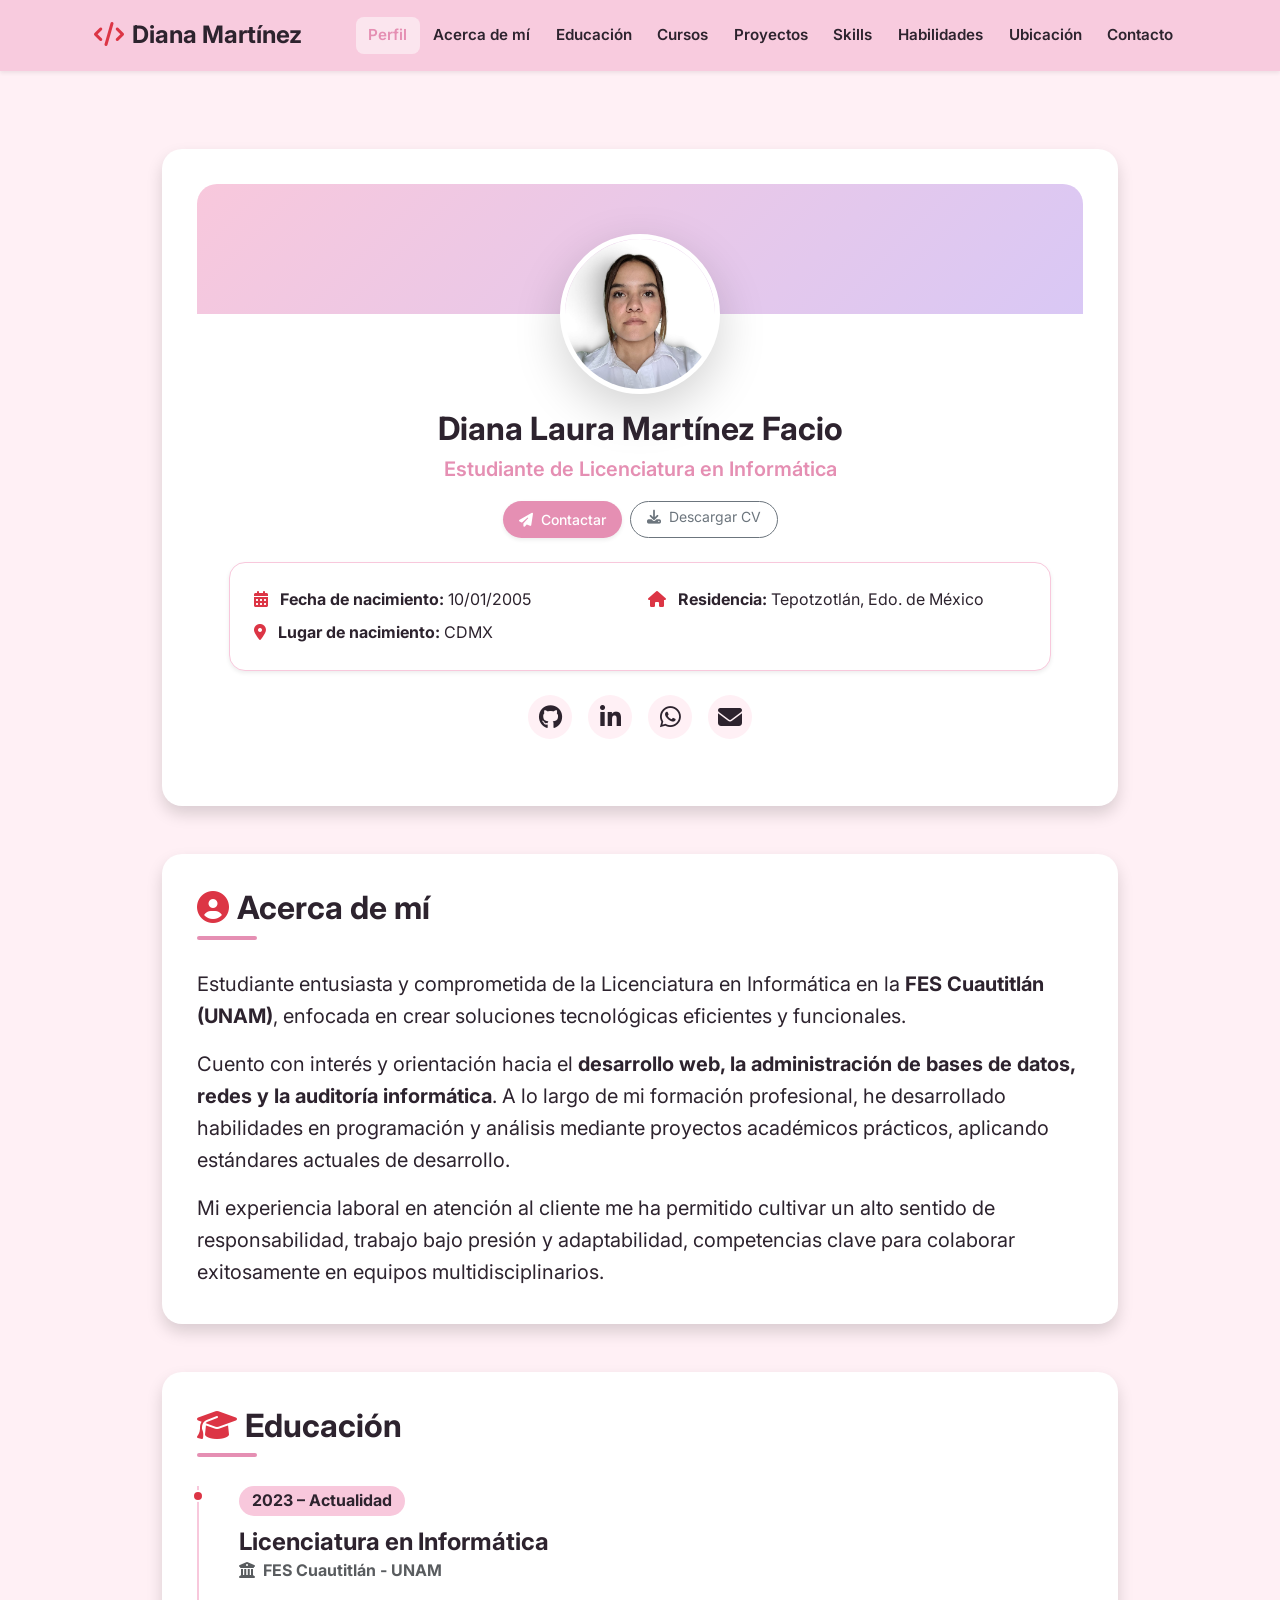
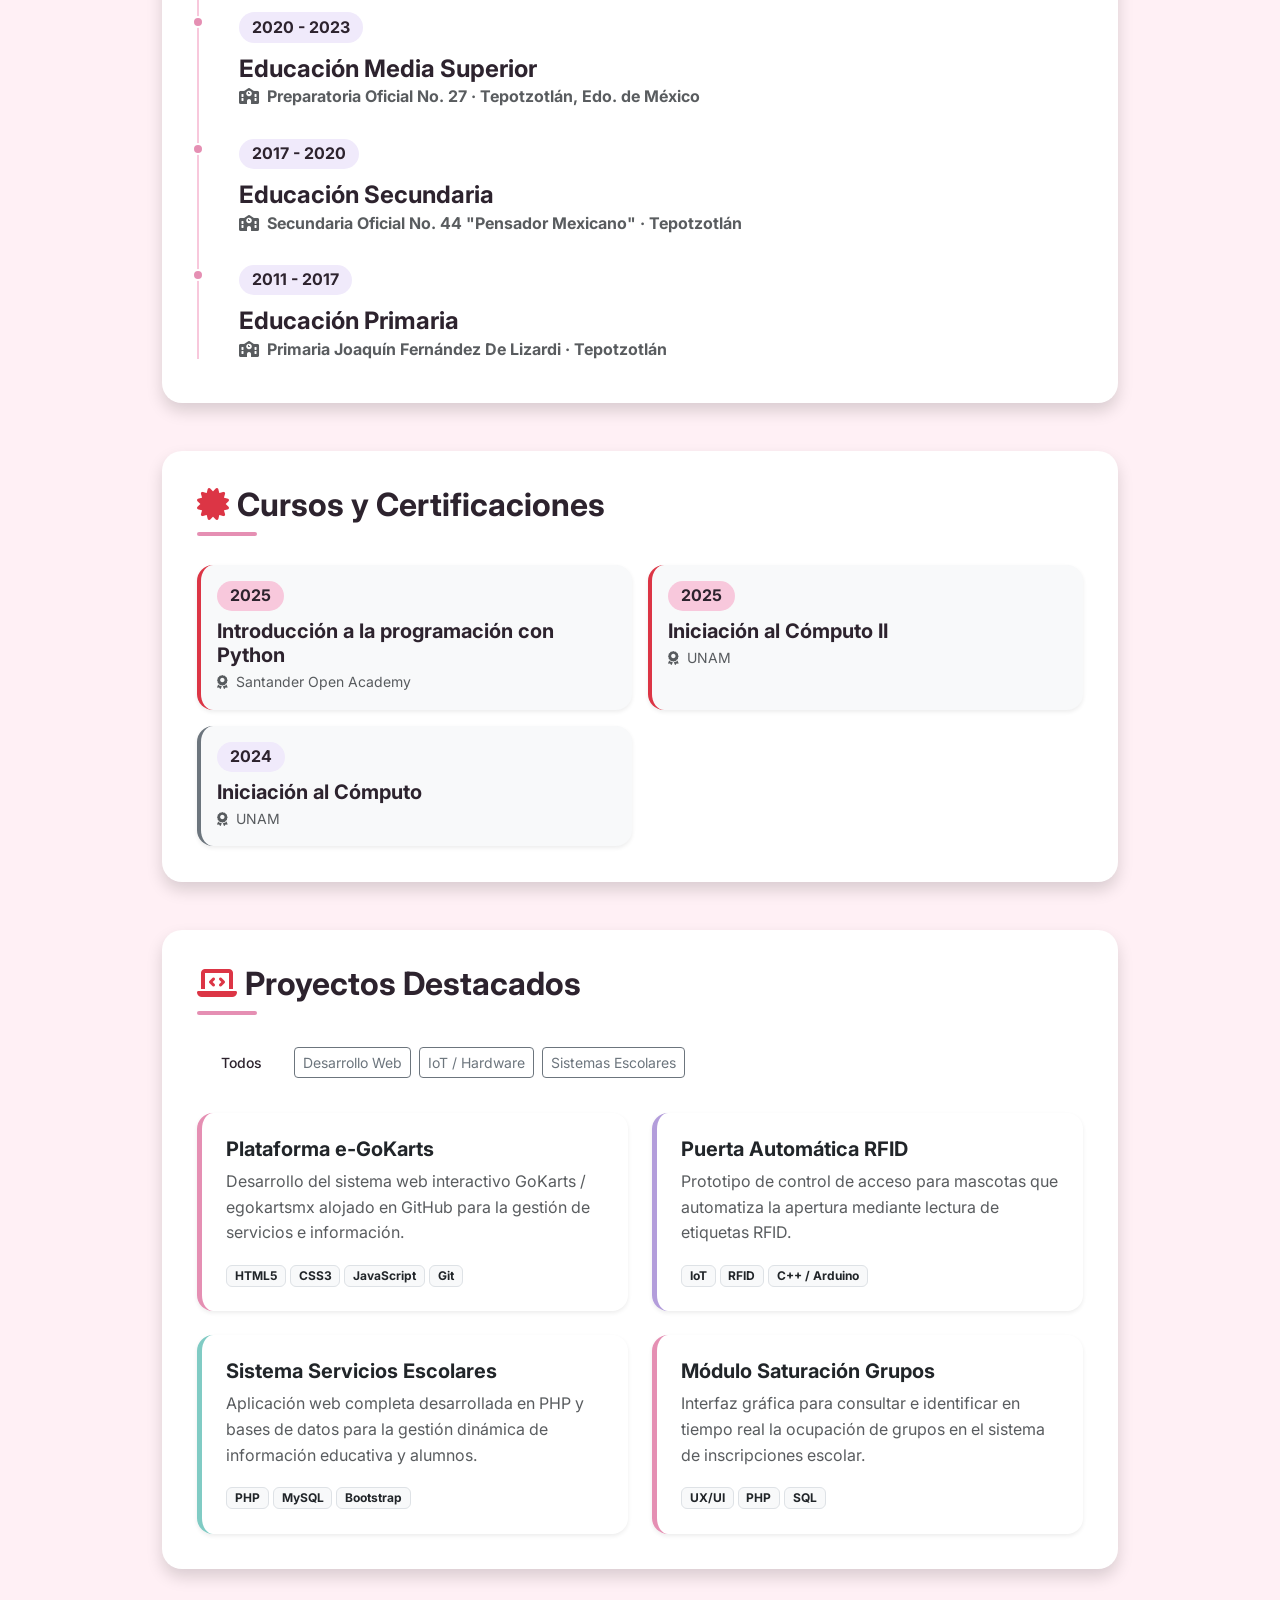
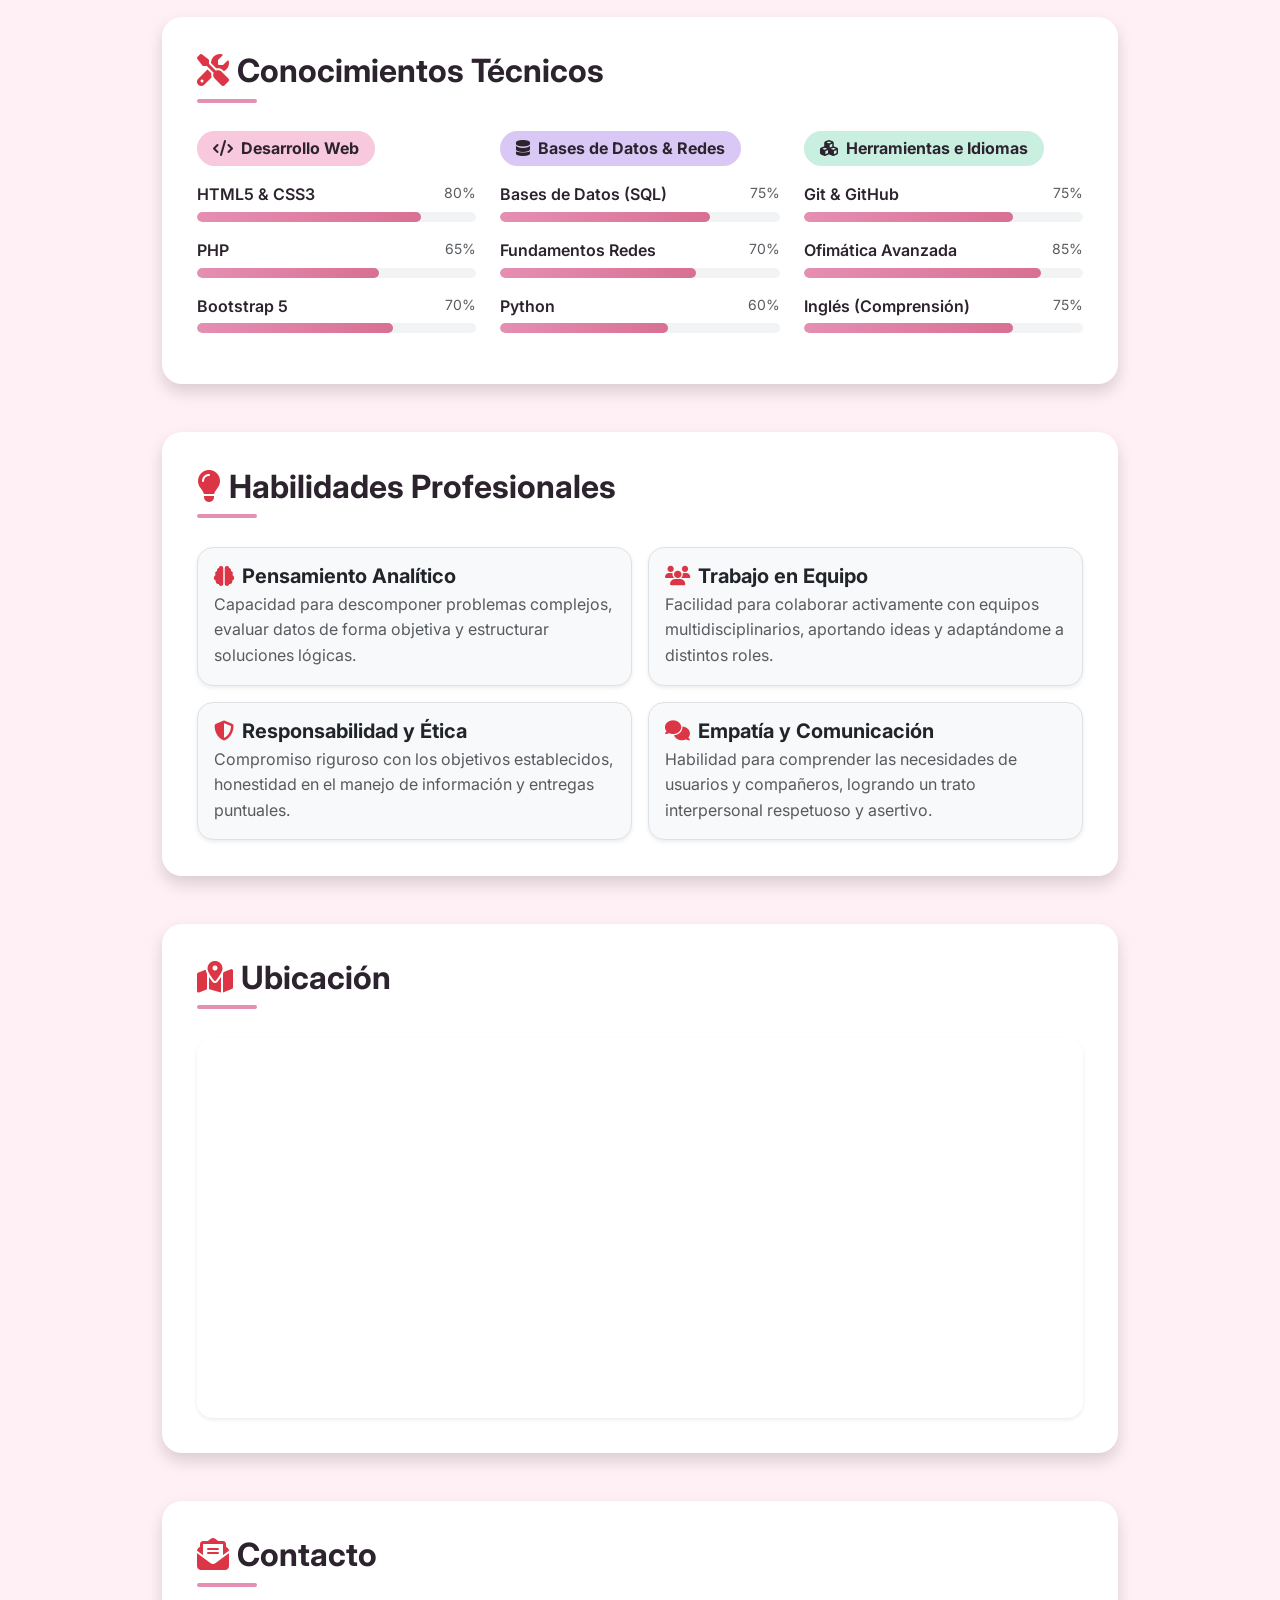
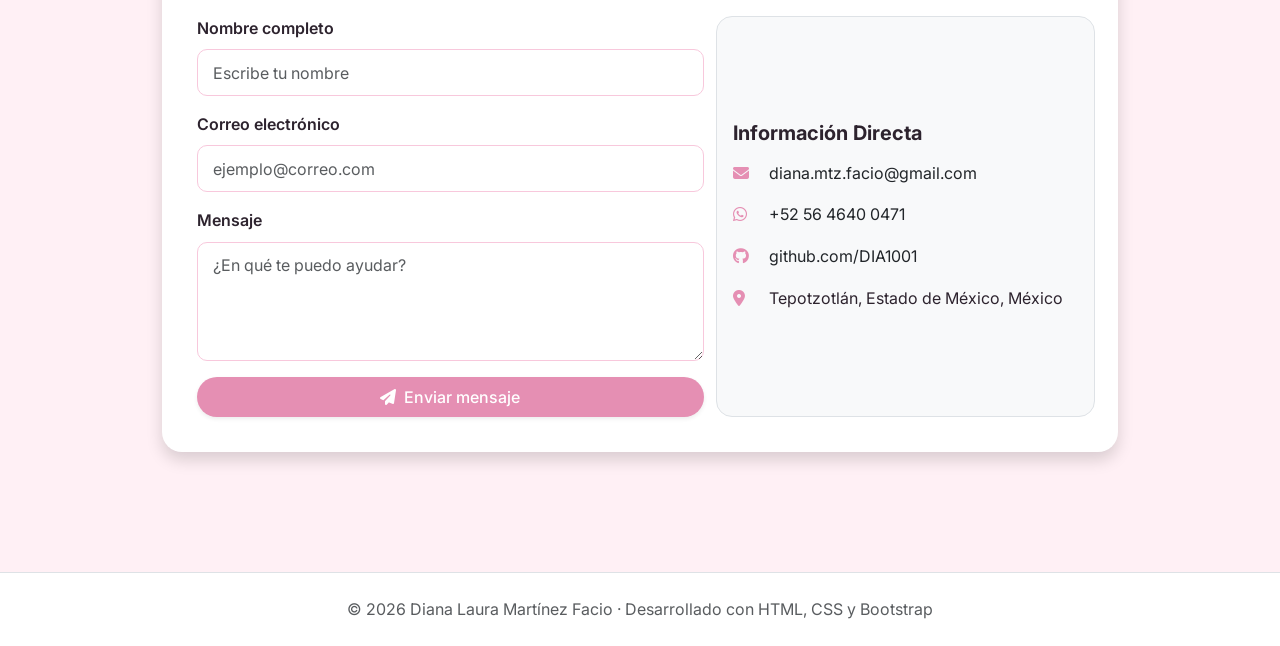
<file: index.html>
<!DOCTYPE html>
<html lang="es">
<head>
    <meta charset="utf-8">
    <meta name="viewport" content="width=device-width, initial-scale=1">
    <title>Diana Laura Martínez Facio - CV & Portafolio</title>
    
    <!-- Google Fonts: Inter -->
    <link rel="preconnect" href="https://fonts.googleapis.com">
    <link rel="preconnect" href="https://fonts.gstatic.com" crossorigin>
    <link href="https://fonts.googleapis.com/css2?family=Inter:wght@300;400;500;600;700&display=swap" rel="stylesheet">
    
    <!-- CSS Bootstrap 5 -->
    <link rel="stylesheet" href="https://cdn.jsdelivr.net/npm/bootstrap@5.3.3/dist/css/bootstrap.min.css">
    <!-- FontAwesome para Iconos -->
    <link rel="stylesheet" href="https://cdnjs.cloudflare.com/ajax/libs/font-awesome/6.4.0/css/all.min.css">
    
    <link rel="stylesheet" href="stilo.css">
</head>

<body data-bs-spy="scroll" data-bs-target="#navbar-cv" data-bs-offset="100" tabindex="0">

    <!-- NAVBAR DE NAVEGACIÓN -->
    <nav id="navbar-cv" class="navbar navbar-expand-lg fixed-top shadow-sm">
        <div class="container px-4">
            <a class="navbar-brand fw-bold fs-4" href="#perfil">
                <i class="fas fa-code text-danger me-2"></i>Diana Martínez
            </a>
            <button class="navbar-toggler" type="button" data-bs-toggle="collapse" data-bs-target="#menu" aria-controls="menu" aria-expanded="false" aria-label="Mostrar menú">
                <span class="navbar-toggler-icon"></span>
            </button>
            <div class="collapse navbar-collapse" id="menu">
                <ul class="navbar-nav ms-auto mb-2 mb-lg-0 fw-semibold">
                    <li class="nav-item"><a class="nav-link" href="#perfil">Perfil</a></li>
                    <li class="nav-item"><a class="nav-link" href="#acerca">Acerca de mí</a></li>
                    <li class="nav-item"><a class="nav-link" href="#educacion">Educación</a></li>
                    <li class="nav-item"><a class="nav-link" href="#cursos">Cursos</a></li>
                    <li class="nav-item"><a class="nav-link" href="#proyectos">Proyectos</a></li>
                    <li class="nav-item"><a class="nav-link" href="#skills">Skills</a></li>
                    <li class="nav-item"><a class="nav-link" href="#habilidades">Habilidades</a></li>
                    <li class="nav-item"><a class="nav-link" href="#croquis">Ubicación</a></li>
                    <li class="nav-item"><a class="nav-link" href="#contacto">Contacto</a></li>
                </ul>
            </div>
        </div>
    </nav>

    <main class="container py-5" style="max-width: 980px;">

        <!-- 1. SECCIÓN FOTO DE PERFIL Y DATOS PERSONALES -->
        <section id="perfil" class="mb-5 pt-3">
            <div class="seccion text-center shadow border-0">
                <div class="card-banner"></div>
                <div class="card-body-perfil">
                    <!-- Asegúrate de colocar tu imagen con el nombre PERFIL.jpeg en la misma carpeta -->
                    <img src="./PERFIL.jpeg" class="cardPerfileImg rounded-circle shadow-lg" alt="Foto de Diana Laura Martínez Facio">
                    <h2 class="card-title fw-bold mt-3 mb-1 fs-2">Diana Laura Martínez Facio</h2>
                    <p class="rol fw-semibold fs-5 mb-3">Estudiante de Licenciatura en Informática</p>

                    <div class="d-flex justify-content-center gap-2 mb-4">
                        <a href="mailto:diana.mtz.facio@gmail.com" class="btn btn-pastel btn-sm px-3 shadow-sm"><i class="fas fa-paper-plane me-1"></i> Contactar</a>
                        <a href="#" class="btn btn-outline-secondary btn-sm px-3 rounded-pill" onclick="alert('¡Aquí puedes enlazar la descarga de tu CV en PDF!')"><i class="fas fa-download me-1"></i> Descargar CV</a>
                    </div>
                    
                    <div class="datos-personales text-start mx-auto my-3 p-4 rounded-4 shadow-sm">
                        <div class="row g-3">
                            <div class="col-12 col-md-6">
                                <p class="mb-2 fs-6"><i class="fas fa-calendar-alt me-2 text-danger"></i> <strong>Fecha de nacimiento:</strong> 10/01/2005</p>
                                <p class="mb-0 fs-6"><i class="fas fa-map-marker-alt me-2 text-danger"></i> <strong>Lugar de nacimiento:</strong> CDMX</p>
                            </div>
                            <div class="col-12 col-md-6">
                                <p class="mb-0 fs-6"><i class="fas fa-home me-2 text-danger"></i> <strong>Residencia:</strong> Tepotzotlán, Edo. de México</p>
                            </div>
                        </div>
                    </div>

                    <div class="social mt-4">
                        <a target="_blank" rel="noopener noreferrer" href="https://github.com/DIA1001" title="GitHub"><i class="fab fa-github fs-4"></i></a>
                        <a target="_blank" rel="noopener noreferrer" href="https://linkedin.com" title="LinkedIn"><i class="fab fa-linkedin-in fs-4"></i></a>
                        <a target="_blank" rel="noopener noreferrer" href="https://wa.me/525646400471" title="WhatsApp"><i class="fab fa-whatsapp fs-4"></i></a>
                        <a href="mailto:diana.mtz.facio@gmail.com" title="Correo"><i class="fas fa-envelope fs-4"></i></a>
                    </div>
                </div>
            </div>
        </section>

        <!-- 2. SECCIÓN ACERCA DE MÍ -->
        <section id="acerca" class="mb-5">
            <div class="seccion shadow border-0">
                <h2 class="fw-bold fs-2"><i class="fas fa-user-circle me-2 text-danger"></i>Acerca de mí</h2>
                <hr class="linea-titulo">
                <p class="fs-5 mb-3">
                    Estudiante entusiasta y comprometida de la Licenciatura en Informática en la <strong>FES Cuautitlán (UNAM)</strong>, enfocada en crear soluciones tecnológicas eficientes y funcionales.
                </p>
                <p class="fs-5 mb-3">
                    Cuento con interés y orientación hacia el <strong>desarrollo web, la administración de bases de datos, redes y la auditoría informática</strong>. A lo largo de mi formación profesional, he desarrollado habilidades en programación y análisis mediante proyectos académicos prácticos, aplicando estándares actuales de desarrollo.
                </p>
                <p class="fs-5 mb-0">
                    Mi experiencia laboral en atención al cliente me ha permitido cultivar un alto sentido de responsabilidad, trabajo bajo presión y adaptabilidad, competencias clave para colaborar exitosamente en equipos multidisciplinarios.
                </p>
            </div>
        </section>

        <!-- 3. SECCIÓN EDUCACIÓN -->
        <section id="educacion" class="mb-5">
            <div class="seccion shadow border-0">
                <h2 class="fw-bold fs-2"><i class="fas fa-graduation-cap me-2 text-danger"></i>Educación</h2>
                <hr class="linea-titulo">
                
                <div class="timeline">
                    <div class="timeline-item pb-4">
                        <div class="timeline-dot bg-danger"></div>
                        <span class="date activo fs-6 fw-bold mb-2">2023 – Actualidad</span>
                        <h4 class="fw-bold mb-1 mt-1">Licenciatura en Informática</h4>
                        <h5 class="company text-muted fs-6"><i class="fas fa-university me-1"></i> FES Cuautitlán - UNAM</h5>
                    </div>
                    <div class="timeline-item pb-4">
                        <div class="timeline-dot"></div>
                        <span class="date fs-6 fw-bold mb-2">2020 - 2023</span>
                        <h4 class="fw-bold mb-1 mt-1">Educación Media Superior</h4>
                        <h5 class="company text-muted fs-6"><i class="fas fa-school me-1"></i> Preparatoria Oficial No. 27 · Tepotzotlán, Edo. de México</h5>
                    </div>
                    <div class="timeline-item pb-4">
                        <div class="timeline-dot"></div>
                        <span class="date fs-6 fw-bold mb-2">2017 - 2020</span>
                        <h4 class="fw-bold mb-1 mt-1">Educación Secundaria</h4>
                        <h5 class="company text-muted fs-6"><i class="fas fa-school me-1"></i> Secundaria Oficial No. 44 "Pensador Mexicano" · Tepotzotlán</h5>
                    </div>
                    <div class="timeline-item">
                        <div class="timeline-dot"></div>
                        <span class="date fs-6 fw-bold mb-2">2011 - 2017</span>
                        <h4 class="fw-bold mb-1 mt-1">Educación Primaria</h4>
                        <h5 class="company text-muted fs-6"><i class="fas fa-school me-1"></i> Primaria Joaquín Fernández De Lizardi · Tepotzotlán</h5>
                    </div>
                </div>
            </div>
        </section>

        <!-- 4. SECCIÓN CURSOS -->
        <section id="cursos" class="mb-5">
            <div class="seccion shadow border-0">
                <h2 class="fw-bold fs-2"><i class="fas fa-certificate me-2 text-danger"></i>Cursos y Certificaciones</h2>
                <hr class="linea-titulo">
                <div class="row g-3">
                    <div class="col-12 col-md-6">
                        <div class="item p-3 rounded-4 bg-light border-start border-4 border-danger h-100 shadow-sm">
                            <span class="date activo fs-6 fw-bold">2025</span>
                            <h5 class="fw-bold mb-1 mt-2">Introducción a la programación con Python</h5>
                            <p class="company text-muted mb-0 small"><i class="fas fa-award me-1"></i> Santander Open Academy</p>
                        </div>
                    </div>
                    <div class="col-12 col-md-6">
                        <div class="item p-3 rounded-4 bg-light border-start border-4 border-danger h-100 shadow-sm">
                            <span class="date activo fs-6 fw-bold">2025</span>
                            <h5 class="fw-bold mb-1 mt-2">Iniciación al Cómputo II</h5>
                            <p class="company text-muted mb-0 small"><i class="fas fa-award me-1"></i> UNAM</p>
                        </div>
                    </div>
                    <div class="col-12 col-md-6">
                        <div class="item p-3 rounded-4 bg-light border-start border-4 border-secondary h-100 shadow-sm">
                            <span class="date fs-6 fw-bold">2024</span>
                            <h5 class="fw-bold mb-1 mt-2">Iniciación al Cómputo</h5>
                            <p class="company text-muted mb-0 small"><i class="fas fa-award me-1"></i> UNAM</p>
                        </div>
                    </div>
                </div>
            </div>
        </section>

        <!-- 5. SECCIÓN PROYECTOS CON FILTROS -->
        <section id="proyectos" class="mb-5">
            <div class="seccion shadow border-0">
                <div class="d-flex flex-column flex-md-row justify-content-between align-items-md-center mb-2">
                    <h2 class="fw-bold fs-2 mb-0"><i class="fas fa-laptop-code me-2 text-danger"></i>Proyectos Destacados</h2>
                </div>
                <hr class="linea-titulo">

                <!-- Botones Filtro de Proyectos -->
                <div class="mb-4 text-center text-md-start">
                    <button class="btn btn-sm btn-pastel filter-btn active me-1 mb-2" data-filter="all">Todos</button>
                    <button class="btn btn-sm btn-outline-secondary filter-btn me-1 mb-2" data-filter="web">Desarrollo Web</button>
                    <button class="btn btn-sm btn-outline-secondary filter-btn me-1 mb-2" data-filter="hardware">IoT / Hardware</button>
                    <button class="btn btn-sm btn-outline-secondary filter-btn mb-2" data-filter="sistemas">Sistemas Escolares</button>
                </div>

                <div class="row g-4" id="projects-container">
                    <div class="col-12 col-md-6 project-card" data-category="web">
                        <div class="proyecto p-4 h-100 rounded-4 shadow-sm border-start border-5 border-rosa">
                            <h4 class="fw-bold text-dark fs-5">Plataforma e-GoKarts</h4>
                            <p class="fs-6 text-muted mb-3">Desarrollo del sistema web interactivo GoKarts / egokartsmx alojado en GitHub para la gestión de servicios e información.</p>
                            <div class="tech-badges">
                                <span class="badge bg-light text-dark border">HTML5</span>
                                <span class="badge bg-light text-dark border">CSS3</span>
                                <span class="badge bg-light text-dark border">JavaScript</span>
                                <span class="badge bg-light text-dark border">Git</span>
                            </div>
                        </div>
                    </div>
                    <div class="col-12 col-md-6 project-card" data-category="hardware">
                        <div class="proyecto p-4 h-100 rounded-4 shadow-sm border-start border-5 border-lila">
                            <h4 class="fw-bold text-dark fs-5">Puerta Automática RFID</h4>
                            <p class="fs-6 text-muted mb-3">Prototipo de control de acceso para mascotas que automatiza la apertura mediante lectura de etiquetas RFID.</p>
                            <div class="tech-badges">
                                <span class="badge bg-light text-dark border">IoT</span>
                                <span class="badge bg-light text-dark border">RFID</span>
                                <span class="badge bg-light text-dark border">C++ / Arduino</span>
                            </div>
                        </div>
                    </div>
                    <div class="col-12 col-md-6 project-card" data-category="web sistemas">
                        <div class="proyecto p-4 h-100 rounded-4 shadow-sm border-start border-5 border-menta">
                            <h4 class="fw-bold text-dark fs-5">Sistema Servicios Escolares</h4>
                            <p class="fs-6 text-muted mb-3">Aplicación web completa desarrollada en PHP y bases de datos para la gestión dinámica de información educativa y alumnos.</p>
                            <div class="tech-badges">
                                <span class="badge bg-light text-dark border">PHP</span>
                                <span class="badge bg-light text-dark border">MySQL</span>
                                <span class="badge bg-light text-dark border">Bootstrap</span>
                            </div>
                        </div>
                    </div>
                    <div class="col-12 col-md-6 project-card" data-category="web sistemas">
                        <div class="proyecto p-4 h-100 rounded-4 shadow-sm border-start border-5 border-rosa">
                            <h4 class="fw-bold text-dark fs-5">Módulo Saturación Grupos</h4>
                            <p class="fs-6 text-muted mb-3">Interfaz gráfica para consultar e identificar en tiempo real la ocupación de grupos en el sistema de inscripciones escolar.</p>
                            <div class="tech-badges">
                                <span class="badge bg-light text-dark border">UX/UI</span>
                                <span class="badge bg-light text-dark border">PHP</span>
                                <span class="badge bg-light text-dark border">SQL</span>
                            </div>
                        </div>
                    </div>
                </div>
            </div>
        </section>

        <!-- 6. SECCIÓN SKILLS TÉCNICAS -->
        <section id="skills" class="mb-5">
            <div class="seccion shadow border-0">
                <h2 class="fw-bold fs-2"><i class="fas fa-tools me-2 text-danger"></i>Conocimientos Técnicos</h2>
                <hr class="linea-titulo">
                <div class="row g-4">
                    <div class="col-12 col-md-4">
                        <span class="chip fs-6 fw-bold mb-3"><i class="fas fa-code me-1"></i> Desarrollo Web</span>
                        <div class="skill mb-3">
                            <div class="d-flex justify-content-between mb-1">
                                <span class="fs-6 fw-semibold">HTML5 & CSS3</span>
                                <span class="small text-muted">80%</span>
                            </div>
                            <div class="progress" style="height: 10px;"><div class="progress-bar" style="width: 80%"></div></div>
                        </div>
                        <div class="skill mb-3">
                            <div class="d-flex justify-content-between mb-1">
                                <span class="fs-6 fw-semibold">PHP</span>
                                <span class="small text-muted">65%</span>
                            </div>
                            <div class="progress" style="height: 10px;"><div class="progress-bar" style="width: 65%"></div></div>
                        </div>
                        <div class="skill mb-3">
                            <div class="d-flex justify-content-between mb-1">
                                <span class="fs-6 fw-semibold">Bootstrap 5</span>
                                <span class="small text-muted">70%</span>
                            </div>
                            <div class="progress" style="height: 10px;"><div class="progress-bar" style="width: 70%"></div></div>
                        </div>
                    </div>

                    <div class="col-12 col-md-4">
                        <span class="chip lila fs-6 fw-bold mb-3"><i class="fas fa-database me-1"></i> Bases de Datos & Redes</span>
                        <div class="skill mb-3">
                            <div class="d-flex justify-content-between mb-1">
                                <span class="fs-6 fw-semibold">Bases de Datos (SQL)</span>
                                <span class="small text-muted">75%</span>
                            </div>
                            <div class="progress" style="height: 10px;"><div class="progress-bar" style="width: 75%"></div></div>
                        </div>
                        <div class="skill mb-3">
                            <div class="d-flex justify-content-between mb-1">
                                <span class="fs-6 fw-semibold">Fundamentos Redes</span>
                                <span class="small text-muted">70%</span>
                            </div>
                            <div class="progress" style="height: 10px;"><div class="progress-bar" style="width: 70%"></div></div>
                        </div>
                        <div class="skill mb-3">
                            <div class="d-flex justify-content-between mb-1">
                                <span class="fs-6 fw-semibold">Python</span>
                                <span class="small text-muted">60%</span>
                            </div>
                            <div class="progress" style="height: 10px;"><div class="progress-bar" style="width: 60%"></div></div>
                        </div>
                    </div>

                    <div class="col-12 col-md-4">
                        <span class="chip menta fs-6 fw-bold mb-3"><i class="fas fa-cubes me-1"></i> Herramientas e Idiomas</span>
                        <div class="skill mb-3">
                            <div class="d-flex justify-content-between mb-1">
                                <span class="fs-6 fw-semibold">Git & GitHub</span>
                                <span class="small text-muted">75%</span>
                            </div>
                            <div class="progress" style="height: 10px;"><div class="progress-bar" style="width: 75%"></div></div>
                        </div>
                        <div class="skill mb-3">
                            <div class="d-flex justify-content-between mb-1">
                                <span class="fs-6 fw-semibold">Ofimática Avanzada</span>
                                <span class="small text-muted">85%</span>
                            </div>
                            <div class="progress" style="height: 10px;"><div class="progress-bar" style="width: 85%"></div></div>
                        </div>
                        <div class="skill mb-3">
                            <div class="d-flex justify-content-between mb-1">
                                <span class="fs-6 fw-semibold">Inglés (Comprensión)</span>
                                <span class="small text-muted">75%</span>
                            </div>
                            <div class="progress" style="height: 10px;"><div class="progress-bar" style="width: 75%"></div></div>
                        </div>
                    </div>
                </div>
            </div>
        </section>

        <!-- 7. SECCIÓN HABILIDADES PROFESIONALES -->
        <section id="habilidades" class="mb-5">
            <div class="seccion shadow border-0">
                <h2 class="fw-bold fs-2"><i class="fas fa-lightbulb me-2 text-danger"></i>Habilidades Profesionales</h2>
                <hr class="linea-titulo">
                <div class="row g-3">
                    <div class="col-12 col-md-6">
                        <div class="p-3 border rounded-4 bg-light h-100 shadow-sm skill-card-hover">
                            <h5 class="fw-bold text-dark mb-1"><i class="fas fa-brain me-2 text-danger"></i>Pensamiento Analítico</h5>
                            <p class="fs-6 text-muted mb-0">Capacidad para descomponer problemas complejos, evaluar datos de forma objetiva y estructurar soluciones lógicas.</p>
                        </div>
                    </div>
                    <div class="col-12 col-md-6">
                        <div class="p-3 border rounded-4 bg-light h-100 shadow-sm skill-card-hover">
                            <h5 class="fw-bold text-dark mb-1"><i class="fas fa-users me-2 text-danger"></i>Trabajo en Equipo</h5>
                            <p class="fs-6 text-muted mb-0">Facilidad para colaborar activamente con equipos multidisciplinarios, aportando ideas y adaptándome a distintos roles.</p>
                        </div>
                    </div>
                    <div class="col-12 col-md-6">
                        <div class="p-3 border rounded-4 bg-light h-100 shadow-sm skill-card-hover">
                            <h5 class="fw-bold text-dark mb-1"><i class="fas fa-shield-alt me-2 text-danger"></i>Responsabilidad y Ética</h5>
                            <p class="fs-6 text-muted mb-0">Compromiso riguroso con los objetivos establecidos, honestidad en el manejo de información y entregas puntuales.</p>
                        </div>
                    </div>
                    <div class="col-12 col-md-6">
                        <div class="p-3 border rounded-4 bg-light h-100 shadow-sm skill-card-hover">
                            <h5 class="fw-bold text-dark mb-1"><i class="fas fa-comments me-2 text-danger"></i>Empatía y Comunicación</h5>
                            <p class="fs-6 text-muted mb-0">Habilidad para comprender las necesidades de usuarios y compañeros, logrando un trato interpersonal respetuoso y asertivo.</p>
                        </div>
                    </div>
                </div>
            </div>
        </section>

        <!-- 8. SECCIÓN CROQUIS DE UBICACIÓN -->
        <section id="croquis" class="mb-5">
            <div class="seccion shadow border-0">
                <h2 class="fw-bold fs-2"><i class="fas fa-map-marked-alt me-2 text-danger"></i>Ubicación</h2>
                <hr class="linea-titulo">
                <div class="croquis-container shadow-sm">
                    <iframe 
                        class="croquis-iframe" 
                        src="https://www.openstreetmap.org/export/embed.html?bbox=-99.2550%2C19.6900%2C-99.2050%2C19.7300&amp;layer=mapnik&amp;marker=19.7145%2C-99.2238" 
                        allowfullscreen="" 
                        loading="lazy">
                    </iframe>
                </div>
            </div>
        </section>

        <!-- 9. SECCIÓN CONTACTO -->
        <section id="contacto" class="mb-4">
            <div class="seccion shadow border-0">
                <h2 class="fw-bold fs-2"><i class="fas fa-envelope-open-text me-2 text-danger"></i>Contacto</h2>
                <hr class="linea-titulo">
                <div class="row g-4">
                    <div class="col-12 col-md-7">
                        <form action="mailto:diana.mtz.facio@gmail.com" method="POST" enctype="text/plain">
                            <div class="mb-3">
                                <label for="nombre" class="form-label fw-semibold fs-6">Nombre completo</label>
                                <input type="text" class="form-control form-control-md" id="nombre" name="nombre" placeholder="Escribe tu nombre" required>
                            </div>
                            <div class="mb-3">
                                <label for="email" class="form-label fw-semibold fs-6">Correo electrónico</label>
                                <input type="email" class="form-control form-control-md" id="email" name="email" placeholder="ejemplo@correo.com" required>
                            </div>
                            <div class="mb-3">
                                <label for="mensaje" class="form-label fw-semibold fs-6">Mensaje</label>
                                <textarea class="form-control form-control-md" id="mensaje" name="mensaje" rows="4" placeholder="¿En qué te puedo ayudar?" required></textarea>
                            </div>
                            <button type="submit" class="btn btn-pastel btn-md px-4 shadow-sm w-100 w-md-auto"><i class="fas fa-paper-plane me-1"></i> Enviar mensaje</button>
                        </form>
                    </div>
                    <div class="col-12 col-md-5 info-contacto d-flex flex-column justify-content-center p-3 rounded-4 bg-light border">
                        <h4 class="fw-bold mb-3 fs-5">Información Directa</h4>
                        <p class="fs-6 mb-3"><i class="fas fa-envelope me-2"></i> <a href="mailto:diana.mtz.facio@gmail.com" class="text-decoration-none text-dark">diana.mtz.facio@gmail.com</a></p>
                        <p class="fs-6 mb-3"><i class="fab fa-whatsapp me-2"></i> <a href="https://wa.me/525646400471" target="_blank" class="text-decoration-none text-dark">+52 56 4640 0471</a></p>
                        <p class="fs-6 mb-3"><i class="fab fa-github me-2"></i> <a href="https://github.com/DIA1001" target="_blank" class="text-decoration-none text-dark">github.com/DIA1001</a></p>
                        <p class="fs-6 mb-0"><i class="fas fa-map-marker-alt me-2"></i> Tepotzotlán, Estado de México, México</p>
                    </div>
                </div>
            </div>
        </section>

    </main>

    <!-- Botón Volver Arriba -->
    <button id="btn-top" class="btn btn-pastel rounded-circle shadow" title="Volver arriba">
        <i class="fas fa-arrow-up"></i>
    </button>

    <footer class="bg-white py-4 border-top mt-5">
        <div class="container text-center text-muted">
            <p class="fs-6 mb-0">© 2026 Diana Laura Martínez Facio · Desarrollado con HTML, CSS y Bootstrap</p>
        </div>
    </footer>

    <!-- JS Bootstrap 5 -->
    <script src="https://cdn.jsdelivr.net/npm/bootstrap@5.3.3/dist/js/bootstrap.bundle.min.js"></script>
    
    <!-- Script Interactivo para Filtros y Scroll -->
    <script>
        // Script para los filtros de proyectos
        document.querySelectorAll('.filter-btn').forEach(button => {
            button.addEventListener('click', () => {
                document.querySelectorAll('.filter-btn').forEach(btn => {
                    btn.classList.remove('active', 'btn-pastel');
                    btn.classList.add('btn-outline-secondary');
                });
                button.classList.add('active', 'btn-pastel');
                button.classList.remove('btn-outline-secondary');

                const filter = button.getAttribute('data-filter');
                document.querySelectorAll('.project-card').forEach(card => {
                    if (filter === 'all' || card.getAttribute('data-category').includes(filter)) {
                        card.style.display = 'block';
                    } else {
                        card.style.display = 'none';
                    }
                });
            });
        });

        // Botón volver arriba
        const btnTop = document.getElementById('btn-top');
        window.addEventListener('scroll', () => {
            if (window.scrollY > 300) {
                btnTop.style.display = 'block';
            } else {
                btnTop.style.display = 'none';
            }
        });
        btnTop.addEventListener('click', () => {
            window.scrollTo({ top: 0, behavior: 'smooth' });
        });
    </script>
</body>
</html>
</file>
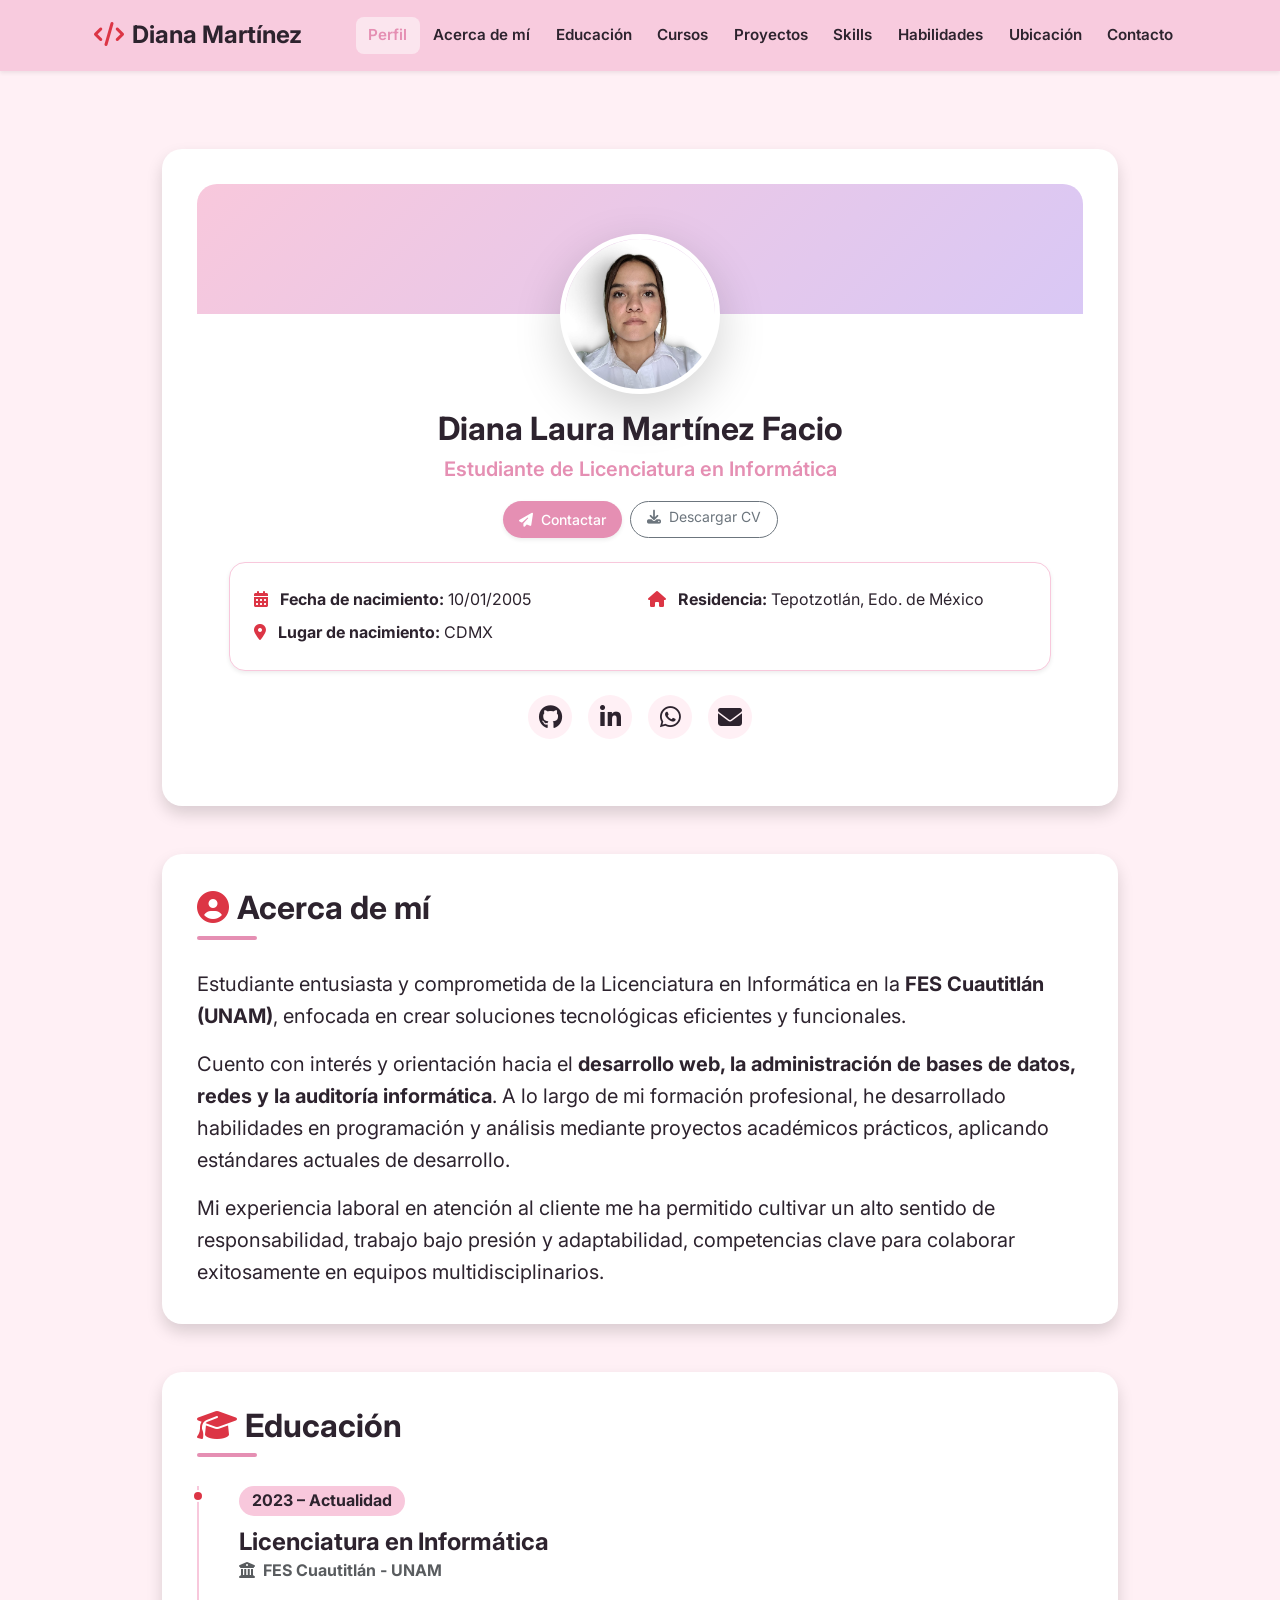
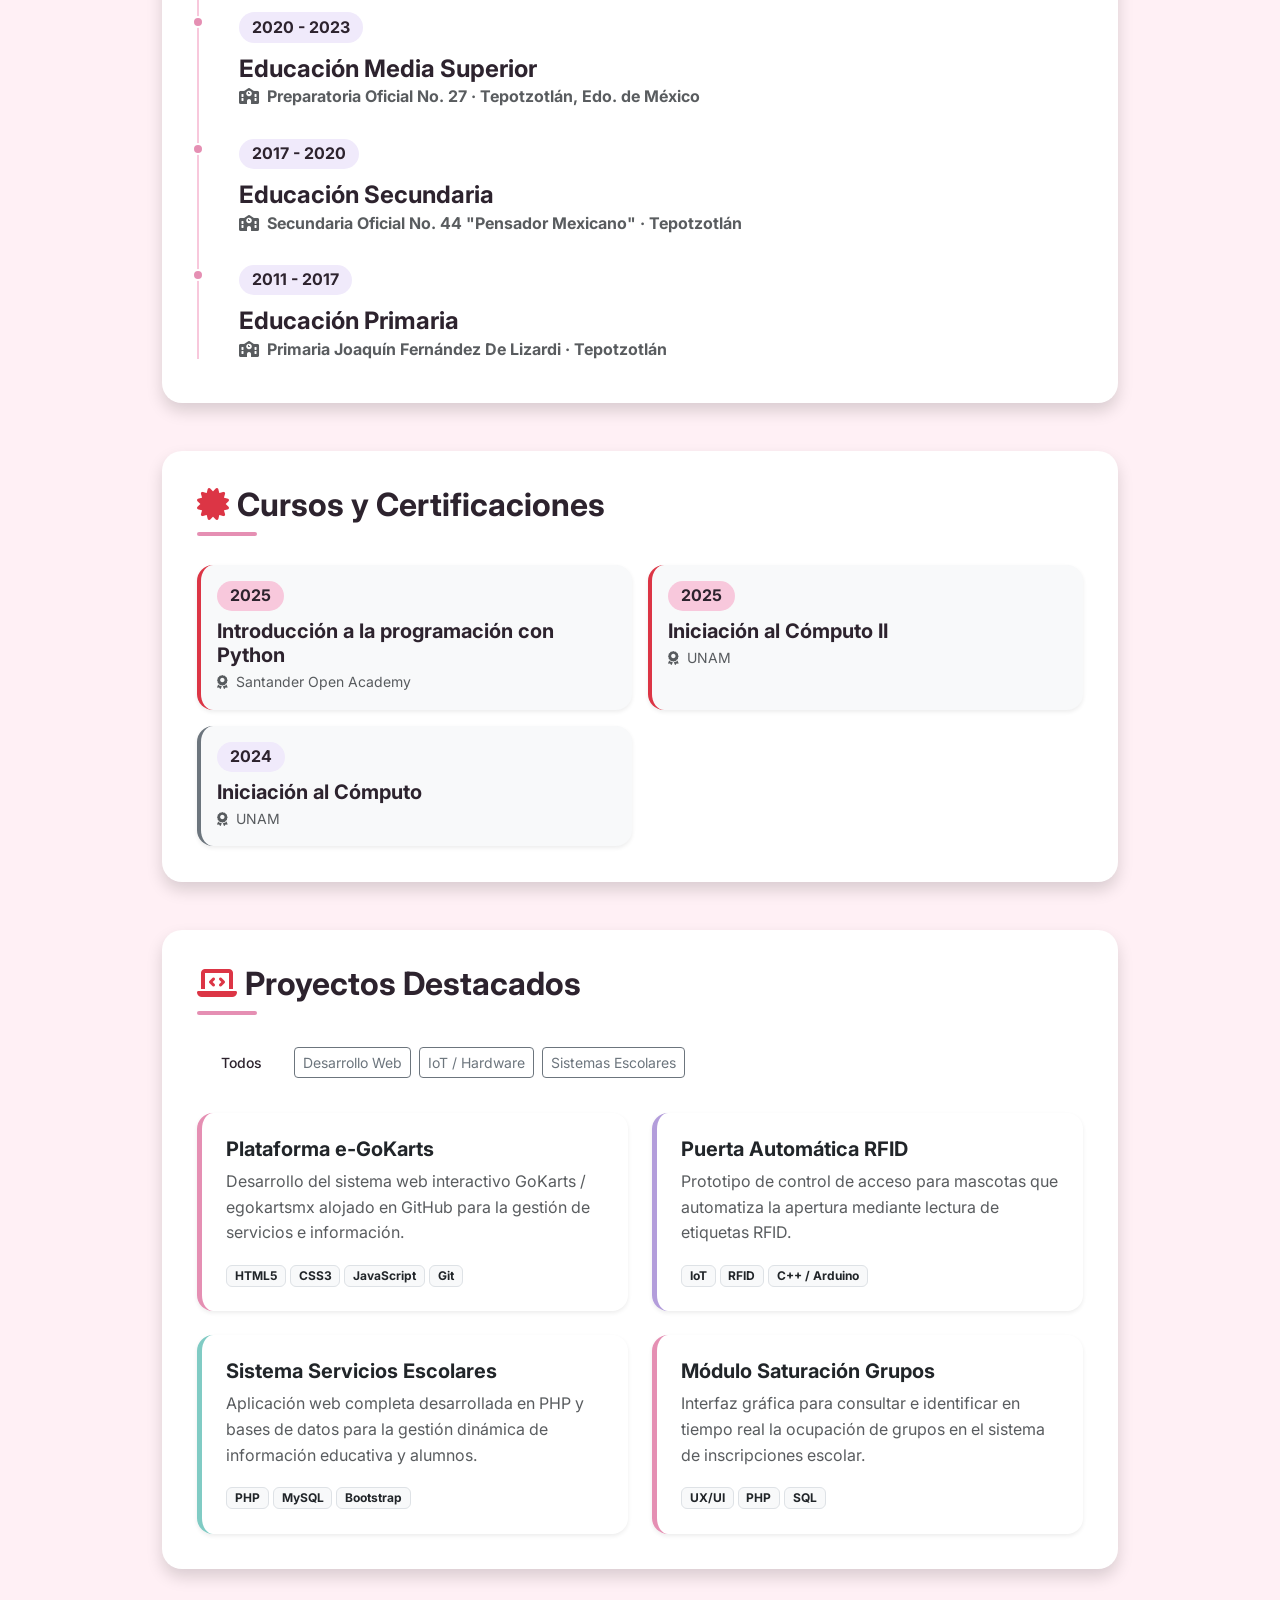
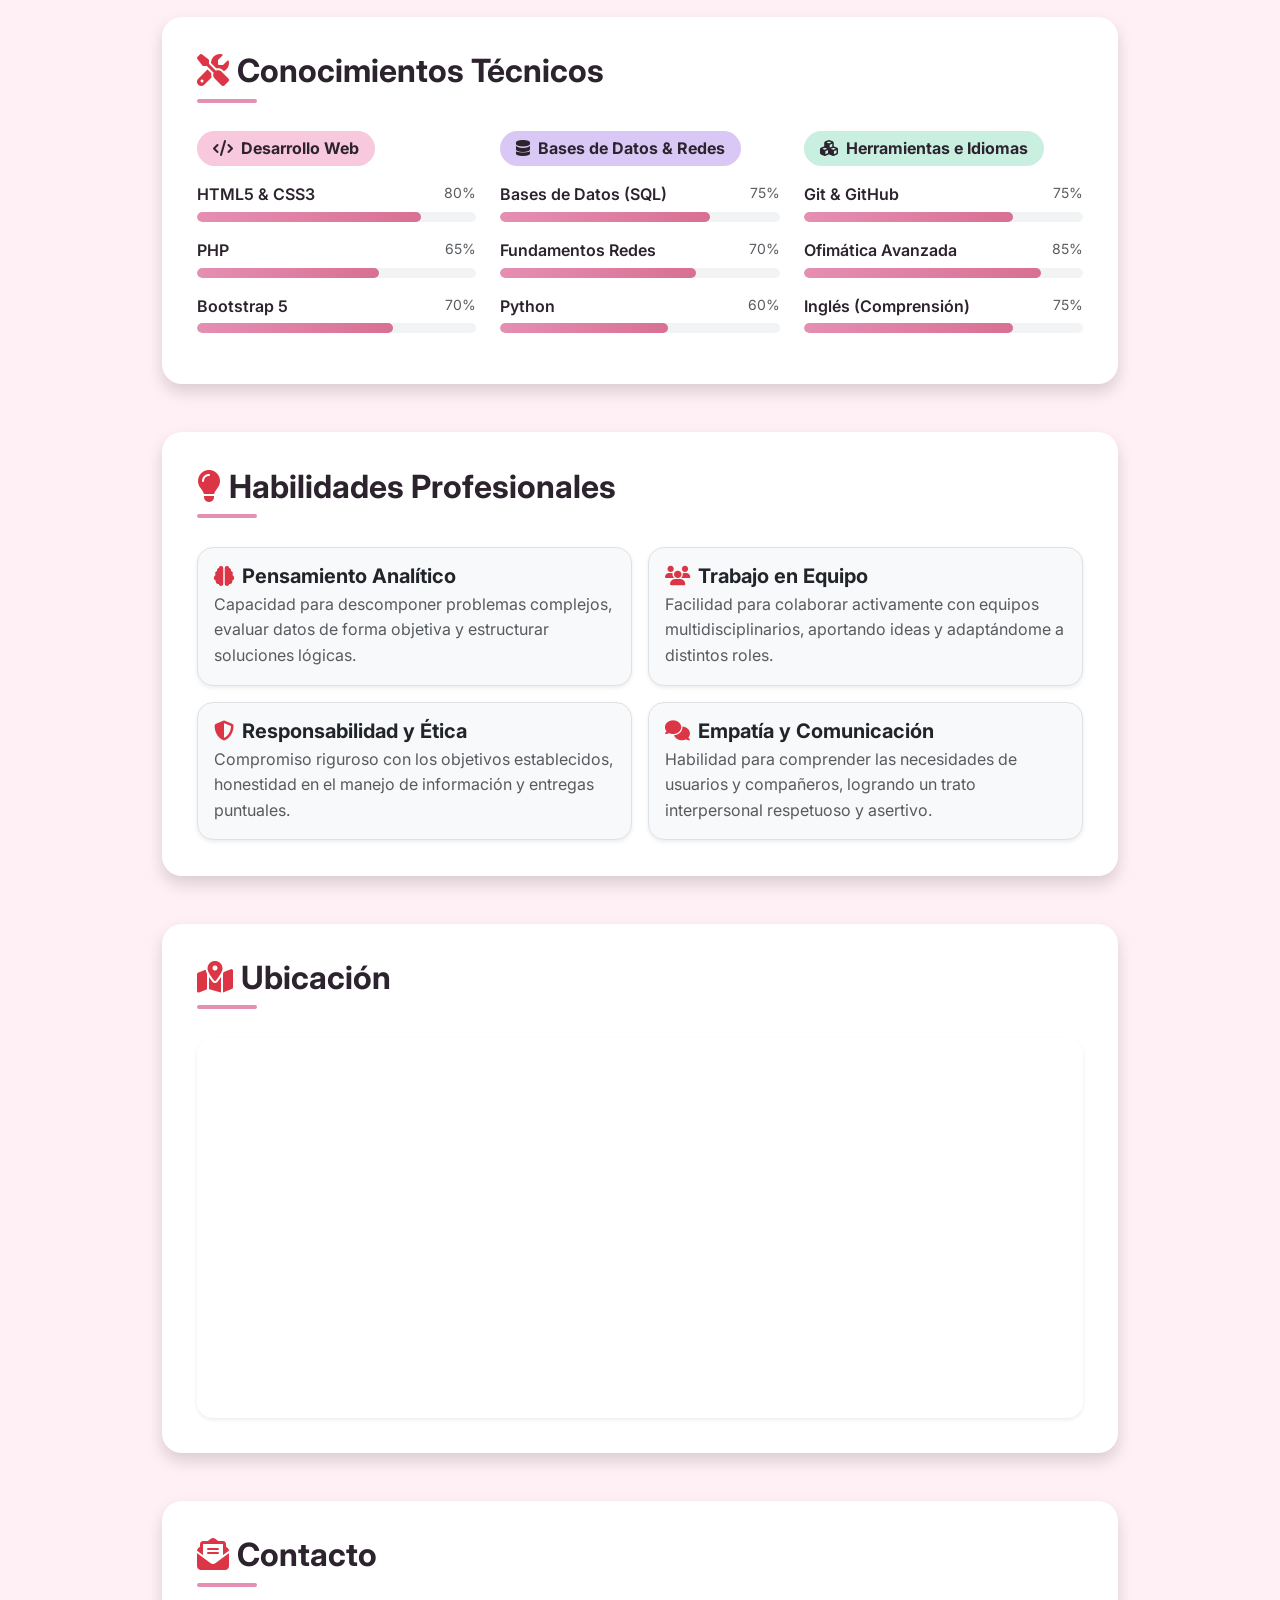
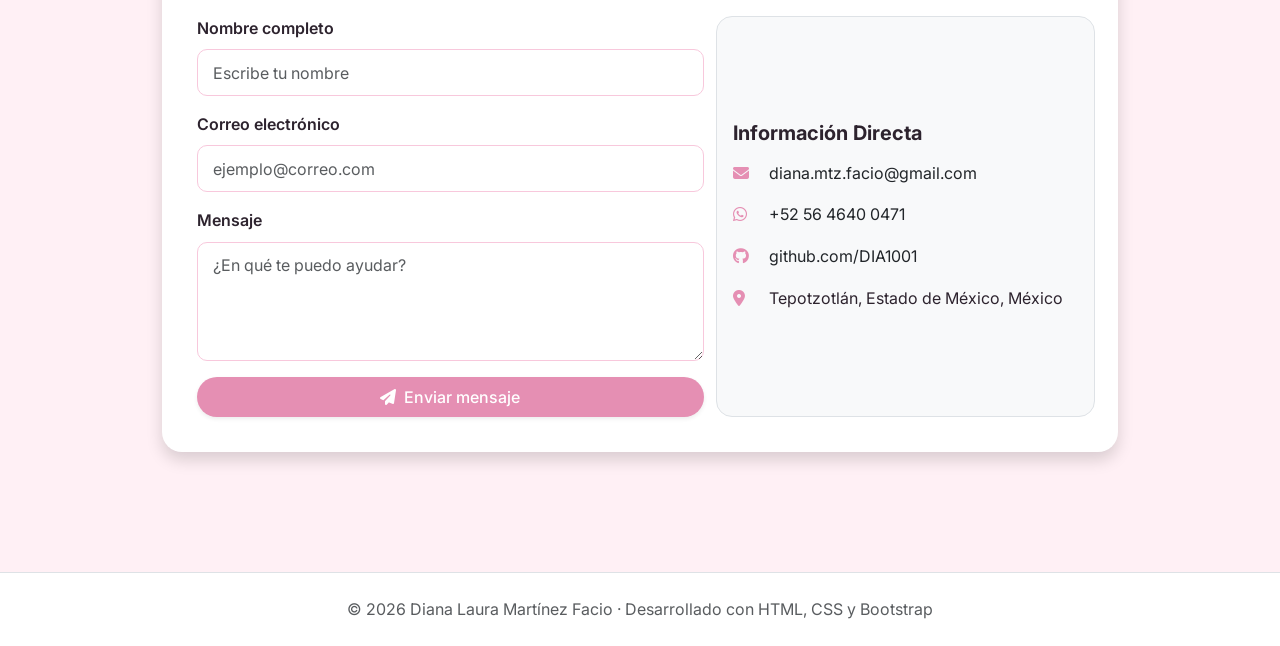
<file: indice.html>
<!DOCTYPE html>
<html lang="es">
<head>
    <meta charset="utf-8">
    <meta name="viewport" content="width=device-width, initial-scale=1">
    <title>Diana Laura Martínez Facio - CV & Portafolio</title>
    
    <!-- Google Fonts: Inter -->
    <link rel="preconnect" href="https://fonts.googleapis.com">
    <link rel="preconnect" href="https://fonts.gstatic.com" crossorigin>
    <link href="https://fonts.googleapis.com/css2?family=Inter:wght@300;400;500;600;700&display=swap" rel="stylesheet">
    
    <!-- CSS Bootstrap 5 -->
    <link rel="stylesheet" href="https://cdn.jsdelivr.net/npm/bootstrap@5.3.3/dist/css/bootstrap.min.css">
    <!-- FontAwesome para Iconos -->
    <link rel="stylesheet" href="https://cdnjs.cloudflare.com/ajax/libs/font-awesome/6.4.0/css/all.min.css">
    
    <link rel="stylesheet" href="stilo.css">
</head>

<body data-bs-spy="scroll" data-bs-target="#navbar-cv" data-bs-offset="100" tabindex="0">

    <!-- NAVBAR DE NAVEGACIÓN -->
    <nav id="navbar-cv" class="navbar navbar-expand-lg fixed-top shadow-sm">
        <div class="container px-4">
            <a class="navbar-brand fw-bold fs-4" href="#perfil">
                <i class="fas fa-code text-danger me-2"></i>Diana Martínez
            </a>
            <button class="navbar-toggler" type="button" data-bs-toggle="collapse" data-bs-target="#menu" aria-controls="menu" aria-expanded="false" aria-label="Mostrar menú">
                <span class="navbar-toggler-icon"></span>
            </button>
            <div class="collapse navbar-collapse" id="menu">
                <ul class="navbar-nav ms-auto mb-2 mb-lg-0 fw-semibold">
                    <li class="nav-item"><a class="nav-link" href="#perfil">Perfil</a></li>
                    <li class="nav-item"><a class="nav-link" href="#acerca">Acerca de mí</a></li>
                    <li class="nav-item"><a class="nav-link" href="#educacion">Educación</a></li>
                    <li class="nav-item"><a class="nav-link" href="#cursos">Cursos</a></li>
                    <li class="nav-item"><a class="nav-link" href="#proyectos">Proyectos</a></li>
                    <li class="nav-item"><a class="nav-link" href="#skills">Skills</a></li>
                    <li class="nav-item"><a class="nav-link" href="#habilidades">Habilidades</a></li>
                    <li class="nav-item"><a class="nav-link" href="#croquis">Ubicación</a></li>
                    <li class="nav-item"><a class="nav-link" href="#contacto">Contacto</a></li>
                </ul>
            </div>
        </div>
    </nav>

    <main class="container py-5" style="max-width: 980px;">

        <!-- 1. SECCIÓN FOTO DE PERFIL Y DATOS PERSONALES -->
        <section id="perfil" class="mb-5 pt-3">
            <div class="seccion text-center shadow border-0">
                <div class="card-banner"></div>
                <div class="card-body-perfil">
                    <!-- Asegúrate de colocar tu imagen con el nombre PERFIL.jpeg en la misma carpeta -->
                    <img src="./PERFIL.jpeg" class="cardPerfileImg rounded-circle shadow-lg" alt="Foto de Diana Laura Martínez Facio">
                    <h2 class="card-title fw-bold mt-3 mb-1 fs-2">Diana Laura Martínez Facio</h2>
                    <p class="rol fw-semibold fs-5 mb-3">Estudiante de Licenciatura en Informática</p>

                    <div class="d-flex justify-content-center gap-2 mb-4">
                        <a href="mailto:diana.mtz.facio@gmail.com" class="btn btn-pastel btn-sm px-3 shadow-sm"><i class="fas fa-paper-plane me-1"></i> Contactar</a>
                        <a href="#" class="btn btn-outline-secondary btn-sm px-3 rounded-pill" onclick="alert('¡Aquí puedes enlazar la descarga de tu CV en PDF!')"><i class="fas fa-download me-1"></i> Descargar CV</a>
                    </div>
                    
                    <div class="datos-personales text-start mx-auto my-3 p-4 rounded-4 shadow-sm">
                        <div class="row g-3">
                            <div class="col-12 col-md-6">
                                <p class="mb-2 fs-6"><i class="fas fa-calendar-alt me-2 text-danger"></i> <strong>Fecha de nacimiento:</strong> 10/01/2005</p>
                                <p class="mb-0 fs-6"><i class="fas fa-map-marker-alt me-2 text-danger"></i> <strong>Lugar de nacimiento:</strong> CDMX</p>
                            </div>
                            <div class="col-12 col-md-6">
                                <p class="mb-0 fs-6"><i class="fas fa-home me-2 text-danger"></i> <strong>Residencia:</strong> Tepotzotlán, Edo. de México</p>
                            </div>
                        </div>
                    </div>

                    <div class="social mt-4">
                        <a target="_blank" rel="noopener noreferrer" href="https://github.com/DIA1001" title="GitHub"><i class="fab fa-github fs-4"></i></a>
                        <a target="_blank" rel="noopener noreferrer" href="https://linkedin.com" title="LinkedIn"><i class="fab fa-linkedin-in fs-4"></i></a>
                        <a target="_blank" rel="noopener noreferrer" href="https://wa.me/525646400471" title="WhatsApp"><i class="fab fa-whatsapp fs-4"></i></a>
                        <a href="mailto:diana.mtz.facio@gmail.com" title="Correo"><i class="fas fa-envelope fs-4"></i></a>
                    </div>
                </div>
            </div>
        </section>

        <!-- 2. SECCIÓN ACERCA DE MÍ -->
        <section id="acerca" class="mb-5">
            <div class="seccion shadow border-0">
                <h2 class="fw-bold fs-2"><i class="fas fa-user-circle me-2 text-danger"></i>Acerca de mí</h2>
                <hr class="linea-titulo">
                <p class="fs-5 mb-3">
                    Estudiante entusiasta y comprometida de la Licenciatura en Informática en la <strong>FES Cuautitlán (UNAM)</strong>, enfocada en crear soluciones tecnológicas eficientes y funcionales.
                </p>
                <p class="fs-5 mb-3">
                    Cuento con interés y orientación hacia el <strong>desarrollo web, la administración de bases de datos, redes y la auditoría informática</strong>. A lo largo de mi formación profesional, he desarrollado habilidades en programación y análisis mediante proyectos académicos prácticos, aplicando estándares actuales de desarrollo.
                </p>
                <p class="fs-5 mb-0">
                    Mi experiencia laboral en atención al cliente me ha permitido cultivar un alto sentido de responsabilidad, trabajo bajo presión y adaptabilidad, competencias clave para colaborar exitosamente en equipos multidisciplinarios.
                </p>
            </div>
        </section>

        <!-- 3. SECCIÓN EDUCACIÓN -->
        <section id="educacion" class="mb-5">
            <div class="seccion shadow border-0">
                <h2 class="fw-bold fs-2"><i class="fas fa-graduation-cap me-2 text-danger"></i>Educación</h2>
                <hr class="linea-titulo">
                
                <div class="timeline">
                    <div class="timeline-item pb-4">
                        <div class="timeline-dot bg-danger"></div>
                        <span class="date activo fs-6 fw-bold mb-2">2023 – Actualidad</span>
                        <h4 class="fw-bold mb-1 mt-1">Licenciatura en Informática</h4>
                        <h5 class="company text-muted fs-6"><i class="fas fa-university me-1"></i> FES Cuautitlán - UNAM</h5>
                    </div>
                    <div class="timeline-item pb-4">
                        <div class="timeline-dot"></div>
                        <span class="date fs-6 fw-bold mb-2">2020 - 2023</span>
                        <h4 class="fw-bold mb-1 mt-1">Educación Media Superior</h4>
                        <h5 class="company text-muted fs-6"><i class="fas fa-school me-1"></i> Preparatoria Oficial No. 27 · Tepotzotlán, Edo. de México</h5>
                    </div>
                    <div class="timeline-item pb-4">
                        <div class="timeline-dot"></div>
                        <span class="date fs-6 fw-bold mb-2">2017 - 2020</span>
                        <h4 class="fw-bold mb-1 mt-1">Educación Secundaria</h4>
                        <h5 class="company text-muted fs-6"><i class="fas fa-school me-1"></i> Secundaria Oficial No. 44 "Pensador Mexicano" · Tepotzotlán</h5>
                    </div>
                    <div class="timeline-item">
                        <div class="timeline-dot"></div>
                        <span class="date fs-6 fw-bold mb-2">2011 - 2017</span>
                        <h4 class="fw-bold mb-1 mt-1">Educación Primaria</h4>
                        <h5 class="company text-muted fs-6"><i class="fas fa-school me-1"></i> Primaria Joaquín Fernández De Lizardi · Tepotzotlán</h5>
                    </div>
                </div>
            </div>
        </section>

        <!-- 4. SECCIÓN CURSOS -->
        <section id="cursos" class="mb-5">
            <div class="seccion shadow border-0">
                <h2 class="fw-bold fs-2"><i class="fas fa-certificate me-2 text-danger"></i>Cursos y Certificaciones</h2>
                <hr class="linea-titulo">
                <div class="row g-3">
                    <div class="col-12 col-md-6">
                        <div class="item p-3 rounded-4 bg-light border-start border-4 border-danger h-100 shadow-sm">
                            <span class="date activo fs-6 fw-bold">2025</span>
                            <h5 class="fw-bold mb-1 mt-2">Introducción a la programación con Python</h5>
                            <p class="company text-muted mb-0 small"><i class="fas fa-award me-1"></i> Santander Open Academy</p>
                        </div>
                    </div>
                    <div class="col-12 col-md-6">
                        <div class="item p-3 rounded-4 bg-light border-start border-4 border-danger h-100 shadow-sm">
                            <span class="date activo fs-6 fw-bold">2025</span>
                            <h5 class="fw-bold mb-1 mt-2">Iniciación al Cómputo II</h5>
                            <p class="company text-muted mb-0 small"><i class="fas fa-award me-1"></i> UNAM</p>
                        </div>
                    </div>
                    <div class="col-12 col-md-6">
                        <div class="item p-3 rounded-4 bg-light border-start border-4 border-secondary h-100 shadow-sm">
                            <span class="date fs-6 fw-bold">2024</span>
                            <h5 class="fw-bold mb-1 mt-2">Iniciación al Cómputo</h5>
                            <p class="company text-muted mb-0 small"><i class="fas fa-award me-1"></i> UNAM</p>
                        </div>
                    </div>
                </div>
            </div>
        </section>

        <!-- 5. SECCIÓN PROYECTOS CON FILTROS -->
        <section id="proyectos" class="mb-5">
            <div class="seccion shadow border-0">
                <div class="d-flex flex-column flex-md-row justify-content-between align-items-md-center mb-2">
                    <h2 class="fw-bold fs-2 mb-0"><i class="fas fa-laptop-code me-2 text-danger"></i>Proyectos Destacados</h2>
                </div>
                <hr class="linea-titulo">

                <!-- Botones Filtro de Proyectos -->
                <div class="mb-4 text-center text-md-start">
                    <button class="btn btn-sm btn-pastel filter-btn active me-1 mb-2" data-filter="all">Todos</button>
                    <button class="btn btn-sm btn-outline-secondary filter-btn me-1 mb-2" data-filter="web">Desarrollo Web</button>
                    <button class="btn btn-sm btn-outline-secondary filter-btn me-1 mb-2" data-filter="hardware">IoT / Hardware</button>
                    <button class="btn btn-sm btn-outline-secondary filter-btn mb-2" data-filter="sistemas">Sistemas Escolares</button>
                </div>

                <div class="row g-4" id="projects-container">
                    <div class="col-12 col-md-6 project-card" data-category="web">
                        <div class="proyecto p-4 h-100 rounded-4 shadow-sm border-start border-5 border-rosa">
                            <h4 class="fw-bold text-dark fs-5">Plataforma e-GoKarts</h4>
                            <p class="fs-6 text-muted mb-3">Desarrollo del sistema web interactivo GoKarts / egokartsmx alojado en GitHub para la gestión de servicios e información.</p>
                            <div class="tech-badges">
                                <span class="badge bg-light text-dark border">HTML5</span>
                                <span class="badge bg-light text-dark border">CSS3</span>
                                <span class="badge bg-light text-dark border">JavaScript</span>
                                <span class="badge bg-light text-dark border">Git</span>
                            </div>
                        </div>
                    </div>
                    <div class="col-12 col-md-6 project-card" data-category="hardware">
                        <div class="proyecto p-4 h-100 rounded-4 shadow-sm border-start border-5 border-lila">
                            <h4 class="fw-bold text-dark fs-5">Puerta Automática RFID</h4>
                            <p class="fs-6 text-muted mb-3">Prototipo de control de acceso para mascotas que automatiza la apertura mediante lectura de etiquetas RFID.</p>
                            <div class="tech-badges">
                                <span class="badge bg-light text-dark border">IoT</span>
                                <span class="badge bg-light text-dark border">RFID</span>
                                <span class="badge bg-light text-dark border">C++ / Arduino</span>
                            </div>
                        </div>
                    </div>
                    <div class="col-12 col-md-6 project-card" data-category="web sistemas">
                        <div class="proyecto p-4 h-100 rounded-4 shadow-sm border-start border-5 border-menta">
                            <h4 class="fw-bold text-dark fs-5">Sistema Servicios Escolares</h4>
                            <p class="fs-6 text-muted mb-3">Aplicación web completa desarrollada en PHP y bases de datos para la gestión dinámica de información educativa y alumnos.</p>
                            <div class="tech-badges">
                                <span class="badge bg-light text-dark border">PHP</span>
                                <span class="badge bg-light text-dark border">MySQL</span>
                                <span class="badge bg-light text-dark border">Bootstrap</span>
                            </div>
                        </div>
                    </div>
                    <div class="col-12 col-md-6 project-card" data-category="web sistemas">
                        <div class="proyecto p-4 h-100 rounded-4 shadow-sm border-start border-5 border-rosa">
                            <h4 class="fw-bold text-dark fs-5">Módulo Saturación Grupos</h4>
                            <p class="fs-6 text-muted mb-3">Interfaz gráfica para consultar e identificar en tiempo real la ocupación de grupos en el sistema de inscripciones escolar.</p>
                            <div class="tech-badges">
                                <span class="badge bg-light text-dark border">UX/UI</span>
                                <span class="badge bg-light text-dark border">PHP</span>
                                <span class="badge bg-light text-dark border">SQL</span>
                            </div>
                        </div>
                    </div>
                </div>
            </div>
        </section>

        <!-- 6. SECCIÓN SKILLS TÉCNICAS -->
        <section id="skills" class="mb-5">
            <div class="seccion shadow border-0">
                <h2 class="fw-bold fs-2"><i class="fas fa-tools me-2 text-danger"></i>Conocimientos Técnicos</h2>
                <hr class="linea-titulo">
                <div class="row g-4">
                    <div class="col-12 col-md-4">
                        <span class="chip fs-6 fw-bold mb-3"><i class="fas fa-code me-1"></i> Desarrollo Web</span>
                        <div class="skill mb-3">
                            <div class="d-flex justify-content-between mb-1">
                                <span class="fs-6 fw-semibold">HTML5 & CSS3</span>
                                <span class="small text-muted">80%</span>
                            </div>
                            <div class="progress" style="height: 10px;"><div class="progress-bar" style="width: 80%"></div></div>
                        </div>
                        <div class="skill mb-3">
                            <div class="d-flex justify-content-between mb-1">
                                <span class="fs-6 fw-semibold">PHP</span>
                                <span class="small text-muted">65%</span>
                            </div>
                            <div class="progress" style="height: 10px;"><div class="progress-bar" style="width: 65%"></div></div>
                        </div>
                        <div class="skill mb-3">
                            <div class="d-flex justify-content-between mb-1">
                                <span class="fs-6 fw-semibold">Bootstrap 5</span>
                                <span class="small text-muted">70%</span>
                            </div>
                            <div class="progress" style="height: 10px;"><div class="progress-bar" style="width: 70%"></div></div>
                        </div>
                    </div>

                    <div class="col-12 col-md-4">
                        <span class="chip lila fs-6 fw-bold mb-3"><i class="fas fa-database me-1"></i> Bases de Datos & Redes</span>
                        <div class="skill mb-3">
                            <div class="d-flex justify-content-between mb-1">
                                <span class="fs-6 fw-semibold">Bases de Datos (SQL)</span>
                                <span class="small text-muted">75%</span>
                            </div>
                            <div class="progress" style="height: 10px;"><div class="progress-bar" style="width: 75%"></div></div>
                        </div>
                        <div class="skill mb-3">
                            <div class="d-flex justify-content-between mb-1">
                                <span class="fs-6 fw-semibold">Fundamentos Redes</span>
                                <span class="small text-muted">70%</span>
                            </div>
                            <div class="progress" style="height: 10px;"><div class="progress-bar" style="width: 70%"></div></div>
                        </div>
                        <div class="skill mb-3">
                            <div class="d-flex justify-content-between mb-1">
                                <span class="fs-6 fw-semibold">Python</span>
                                <span class="small text-muted">60%</span>
                            </div>
                            <div class="progress" style="height: 10px;"><div class="progress-bar" style="width: 60%"></div></div>
                        </div>
                    </div>

                    <div class="col-12 col-md-4">
                        <span class="chip menta fs-6 fw-bold mb-3"><i class="fas fa-cubes me-1"></i> Herramientas e Idiomas</span>
                        <div class="skill mb-3">
                            <div class="d-flex justify-content-between mb-1">
                                <span class="fs-6 fw-semibold">Git & GitHub</span>
                                <span class="small text-muted">75%</span>
                            </div>
                            <div class="progress" style="height: 10px;"><div class="progress-bar" style="width: 75%"></div></div>
                        </div>
                        <div class="skill mb-3">
                            <div class="d-flex justify-content-between mb-1">
                                <span class="fs-6 fw-semibold">Ofimática Avanzada</span>
                                <span class="small text-muted">85%</span>
                            </div>
                            <div class="progress" style="height: 10px;"><div class="progress-bar" style="width: 85%"></div></div>
                        </div>
                        <div class="skill mb-3">
                            <div class="d-flex justify-content-between mb-1">
                                <span class="fs-6 fw-semibold">Inglés (Comprensión)</span>
                                <span class="small text-muted">75%</span>
                            </div>
                            <div class="progress" style="height: 10px;"><div class="progress-bar" style="width: 75%"></div></div>
                        </div>
                    </div>
                </div>
            </div>
        </section>

        <!-- 7. SECCIÓN HABILIDADES PROFESIONALES -->
        <section id="habilidades" class="mb-5">
            <div class="seccion shadow border-0">
                <h2 class="fw-bold fs-2"><i class="fas fa-lightbulb me-2 text-danger"></i>Habilidades Profesionales</h2>
                <hr class="linea-titulo">
                <div class="row g-3">
                    <div class="col-12 col-md-6">
                        <div class="p-3 border rounded-4 bg-light h-100 shadow-sm skill-card-hover">
                            <h5 class="fw-bold text-dark mb-1"><i class="fas fa-brain me-2 text-danger"></i>Pensamiento Analítico</h5>
                            <p class="fs-6 text-muted mb-0">Capacidad para descomponer problemas complejos, evaluar datos de forma objetiva y estructurar soluciones lógicas.</p>
                        </div>
                    </div>
                    <div class="col-12 col-md-6">
                        <div class="p-3 border rounded-4 bg-light h-100 shadow-sm skill-card-hover">
                            <h5 class="fw-bold text-dark mb-1"><i class="fas fa-users me-2 text-danger"></i>Trabajo en Equipo</h5>
                            <p class="fs-6 text-muted mb-0">Facilidad para colaborar activamente con equipos multidisciplinarios, aportando ideas y adaptándome a distintos roles.</p>
                        </div>
                    </div>
                    <div class="col-12 col-md-6">
                        <div class="p-3 border rounded-4 bg-light h-100 shadow-sm skill-card-hover">
                            <h5 class="fw-bold text-dark mb-1"><i class="fas fa-shield-alt me-2 text-danger"></i>Responsabilidad y Ética</h5>
                            <p class="fs-6 text-muted mb-0">Compromiso riguroso con los objetivos establecidos, honestidad en el manejo de información y entregas puntuales.</p>
                        </div>
                    </div>
                    <div class="col-12 col-md-6">
                        <div class="p-3 border rounded-4 bg-light h-100 shadow-sm skill-card-hover">
                            <h5 class="fw-bold text-dark mb-1"><i class="fas fa-comments me-2 text-danger"></i>Empatía y Comunicación</h5>
                            <p class="fs-6 text-muted mb-0">Habilidad para comprender las necesidades de usuarios y compañeros, logrando un trato interpersonal respetuoso y asertivo.</p>
                        </div>
                    </div>
                </div>
            </div>
        </section>

        <!-- 8. SECCIÓN CROQUIS DE UBICACIÓN -->
        <section id="croquis" class="mb-5">
            <div class="seccion shadow border-0">
                <h2 class="fw-bold fs-2"><i class="fas fa-map-marked-alt me-2 text-danger"></i>Ubicación</h2>
                <hr class="linea-titulo">
                <div class="croquis-container shadow-sm">
                    <iframe 
                        class="croquis-iframe" 
                        src="https://www.openstreetmap.org/export/embed.html?bbox=-99.2550%2C19.6900%2C-99.2050%2C19.7300&amp;layer=mapnik&amp;marker=19.7145%2C-99.2238" 
                        allowfullscreen="" 
                        loading="lazy">
                    </iframe>
                </div>
            </div>
        </section>

        <!-- 9. SECCIÓN CONTACTO -->
        <section id="contacto" class="mb-4">
            <div class="seccion shadow border-0">
                <h2 class="fw-bold fs-2"><i class="fas fa-envelope-open-text me-2 text-danger"></i>Contacto</h2>
                <hr class="linea-titulo">
                <div class="row g-4">
                    <div class="col-12 col-md-7">
                        <form action="mailto:diana.mtz.facio@gmail.com" method="POST" enctype="text/plain">
                            <div class="mb-3">
                                <label for="nombre" class="form-label fw-semibold fs-6">Nombre completo</label>
                                <input type="text" class="form-control form-control-md" id="nombre" name="nombre" placeholder="Escribe tu nombre" required>
                            </div>
                            <div class="mb-3">
                                <label for="email" class="form-label fw-semibold fs-6">Correo electrónico</label>
                                <input type="email" class="form-control form-control-md" id="email" name="email" placeholder="ejemplo@correo.com" required>
                            </div>
                            <div class="mb-3">
                                <label for="mensaje" class="form-label fw-semibold fs-6">Mensaje</label>
                                <textarea class="form-control form-control-md" id="mensaje" name="mensaje" rows="4" placeholder="¿En qué te puedo ayudar?" required></textarea>
                            </div>
                            <button type="submit" class="btn btn-pastel btn-md px-4 shadow-sm w-100 w-md-auto"><i class="fas fa-paper-plane me-1"></i> Enviar mensaje</button>
                        </form>
                    </div>
                    <div class="col-12 col-md-5 info-contacto d-flex flex-column justify-content-center p-3 rounded-4 bg-light border">
                        <h4 class="fw-bold mb-3 fs-5">Información Directa</h4>
                        <p class="fs-6 mb-3"><i class="fas fa-envelope me-2"></i> <a href="mailto:diana.mtz.facio@gmail.com" class="text-decoration-none text-dark">diana.mtz.facio@gmail.com</a></p>
                        <p class="fs-6 mb-3"><i class="fab fa-whatsapp me-2"></i> <a href="https://wa.me/525646400471" target="_blank" class="text-decoration-none text-dark">+52 56 4640 0471</a></p>
                        <p class="fs-6 mb-3"><i class="fab fa-github me-2"></i> <a href="https://github.com/DIA1001" target="_blank" class="text-decoration-none text-dark">github.com/DIA1001</a></p>
                        <p class="fs-6 mb-0"><i class="fas fa-map-marker-alt me-2"></i> Tepotzotlán, Estado de México, México</p>
                    </div>
                </div>
            </div>
        </section>

    </main>

    <!-- Botón Volver Arriba -->
    <button id="btn-top" class="btn btn-pastel rounded-circle shadow" title="Volver arriba">
        <i class="fas fa-arrow-up"></i>
    </button>

    <footer class="bg-white py-4 border-top mt-5">
        <div class="container text-center text-muted">
            <p class="fs-6 mb-0">© 2026 Diana Laura Martínez Facio · Desarrollado con HTML, CSS y Bootstrap</p>
        </div>
    </footer>

    <!-- JS Bootstrap 5 -->
    <script src="https://cdn.jsdelivr.net/npm/bootstrap@5.3.3/dist/js/bootstrap.bundle.min.js"></script>
    
    <!-- Script Interactivo para Filtros y Scroll -->
    <script>
        // Script para los filtros de proyectos
        document.querySelectorAll('.filter-btn').forEach(button => {
            button.addEventListener('click', () => {
                document.querySelectorAll('.filter-btn').forEach(btn => {
                    btn.classList.remove('active', 'btn-pastel');
                    btn.classList.add('btn-outline-secondary');
                });
                button.classList.add('active', 'btn-pastel');
                button.classList.remove('btn-outline-secondary');

                const filter = button.getAttribute('data-filter');
                document.querySelectorAll('.project-card').forEach(card => {
                    if (filter === 'all' || card.getAttribute('data-category').includes(filter)) {
                        card.style.display = 'block';
                    } else {
                        card.style.display = 'none';
                    }
                });
            });
        });

        // Botón volver arriba
        const btnTop = document.getElementById('btn-top');
        window.addEventListener('scroll', () => {
            if (window.scrollY > 300) {
                btnTop.style.display = 'block';
            } else {
                btnTop.style.display = 'none';
            }
        });
        btnTop.addEventListener('click', () => {
            window.scrollTo({ top: 0, behavior: 'smooth' });
        });
    </script>
</body>
</html>
</file>
<file: stilo.css>
:root {
    --rosa: #f8c8dc;
    --rosa-fuerte: #e58fb3;
    --rosa-suave: #fff0f5;
    --lila: #d9c8f5;
    --menta: #c9efe0;
    --texto: #2d232e;
    --texto-secundario: #6c757d;
}

body {
    background-color: var(--rosa-suave);
    color: var(--texto);
    font-family: 'Inter', -apple-system, BlinkMacSystemFont, "Segoe UI", Roboto, sans-serif;
    padding-top: 85px;
    font-size: 1rem;
    line-height: 1.6;
}

h1, h2, h3, h4, h5 { 
    color: var(--texto);
    font-weight: 700;
}

.linea-titulo {
    width: 60px;
    height: 4px;
    border: 0;
    background-color: var(--rosa-fuerte);
    opacity: 1;
    margin-top: 0.4rem;
    margin-bottom: 1.8rem;
    border-radius: 4px;
}

/* Navbar con Glassmorphism */
.navbar { 
    background-color: rgba(248, 200, 220, 0.92); 
    backdrop-filter: blur(8px);
    padding-top: 0.7rem;
    padding-bottom: 0.7rem;
    transition: all 0.3s ease;
}

.navbar-brand, .nav-link { 
    color: var(--texto) !important; 
    font-size: 0.95rem;
}

.nav-link {
    transition: color 0.2s ease-in-out;
    border-radius: 8px;
    padding: 0.4rem 0.8rem !important;
}

.nav-link:hover, .nav-link.active { 
    background-color: rgba(255, 255, 255, 0.5);
    color: var(--rosa-fuerte) !important;
}

/* Tarjeta y Foto de Perfil */
.card-banner { 
    height: 130px; 
    background: linear-gradient(135deg, var(--rosa) 0%, var(--lila) 100%); 
    border-radius: 20px 20px 0 0; 
}

.card-body-perfil { 
    padding: 0 2rem 2rem; 
}

.cardPerfileImg {
    width: 160px;
    height: 160px;
    object-fit: cover;
    margin-top: -80px;
    border: 5px solid #ffffff;
    background-color: #fff;
    transition: transform 0.3s ease;
}

.cardPerfileImg:hover {
    transform: scale(1.03);
}

.rol { 
    color: var(--rosa-fuerte); 
}

.datos-personales {
    background-color: #ffffff;
    border: 1px solid var(--rosa);
}

.social a {
    display: inline-flex;
    align-items: center;
    justify-content: center;
    width: 44px;
    height: 44px;
    margin: 0 6px;
    border-radius: 50%;
    background-color: var(--rosa-suave);
    color: var(--texto);
    text-decoration: none;
    transition: all 0.25s ease-in-out;
}

.social a:hover { 
    background-color: var(--rosa-fuerte); 
    color: #fff;
    transform: translateY(-4px);
}

/* Estilo para cada Sección Individual */
.seccion {
    background-color: #ffffff;
    border: 1px solid rgba(248, 200, 220, 0.6);
    border-radius: 20px;
    padding: 2.2rem;
    transition: transform 0.2s ease;
}

/* Timeline para Educación */
.timeline {
    position: relative;
    padding-left: 20px;
    border-left: 2px solid var(--rosa);
}

.timeline-item {
    position: relative;
    padding-left: 20px;
}

.timeline-dot {
    position: absolute;
    left: -27px;
    top: 4px;
    width: 12px;
    height: 12px;
    border-radius: 50%;
    background-color: var(--rosa-fuerte);
    border: 2px solid #fff;
}

.date {
    display: inline-block;
    background-color: #f0eafb;
    border-radius: 20px;
    padding: .15rem .8rem;
    font-size: 0.85rem;
    color: var(--texto);
}

.date.activo { 
    background-color: var(--rosa); 
}

/* Borde por color en Proyectos */
.border-rosa { border-color: var(--rosa-fuerte) !important; }
.border-lila { border-color: #b39ddb !important; }
.border-menta { border-color: #80cbc4 !important; }

/* Skills & Chips */
.chip {
    display: inline-block;
    background-color: var(--rosa);
    border-radius: 20px;
    padding: .3rem 1rem;
    color: var(--texto);
}

.chip.lila { background-color: var(--lila); }
.chip.menta { background-color: var(--menta); }

.progress { 
    background-color: #f1f3f5; 
    border-radius: 10px;
    overflow: hidden;
}

.progress-bar { 
    background: linear-gradient(90deg, var(--rosa-fuerte) 0%, #d87093 100%); 
    border-radius: 10px;
}

.skill-card-hover {
    transition: transform 0.2s ease, box-shadow 0.2s ease;
}

.skill-card-hover:hover {
    transform: translateY(-3px);
    box-shadow: 0 0.5rem 1rem rgba(0, 0, 0, 0.08) !important;
}

/* Croquis / Mapa */
.croquis-container {
    width: 100%;
    height: 380px;
    border-radius: 16px;
    overflow: hidden;
}

.croquis-iframe {
    width: 100%;
    height: 100%;
    border: 0;
}

/* Formulario y Botones */
.form-control { 
    border: 1px solid var(--rosa); 
    border-radius: 10px; 
    padding: 0.65rem 0.9rem;
}

.form-control:focus { 
    border-color: var(--rosa-fuerte); 
    box-shadow: 0 0 0 0.2rem rgba(229, 143, 179, 0.2); 
}

.btn-pastel {
    background-color: var(--rosa-fuerte);
    color: #fff;
    border: 0;
    border-radius: 20px;
    padding: .5rem 1.5rem;
    font-weight: 500;
    transition: all 0.2s ease-in-out;
}

.btn-pastel:hover { 
    background-color: #d97ba2; 
    color: #fff; 
    transform: translateY(-2px);
}

.info-contacto i { 
    color: var(--rosa-fuerte); 
    width: 24px; 
}

/* Botón flotante Volver Arriba */
#btn-top {
    position: fixed;
    bottom: 25px;
    right: 25px;
    display: none;
    z-index: 99;
    width: 45px;
    height: 45px;
    padding: 0;
    line-height: 45px;
}
</file>
